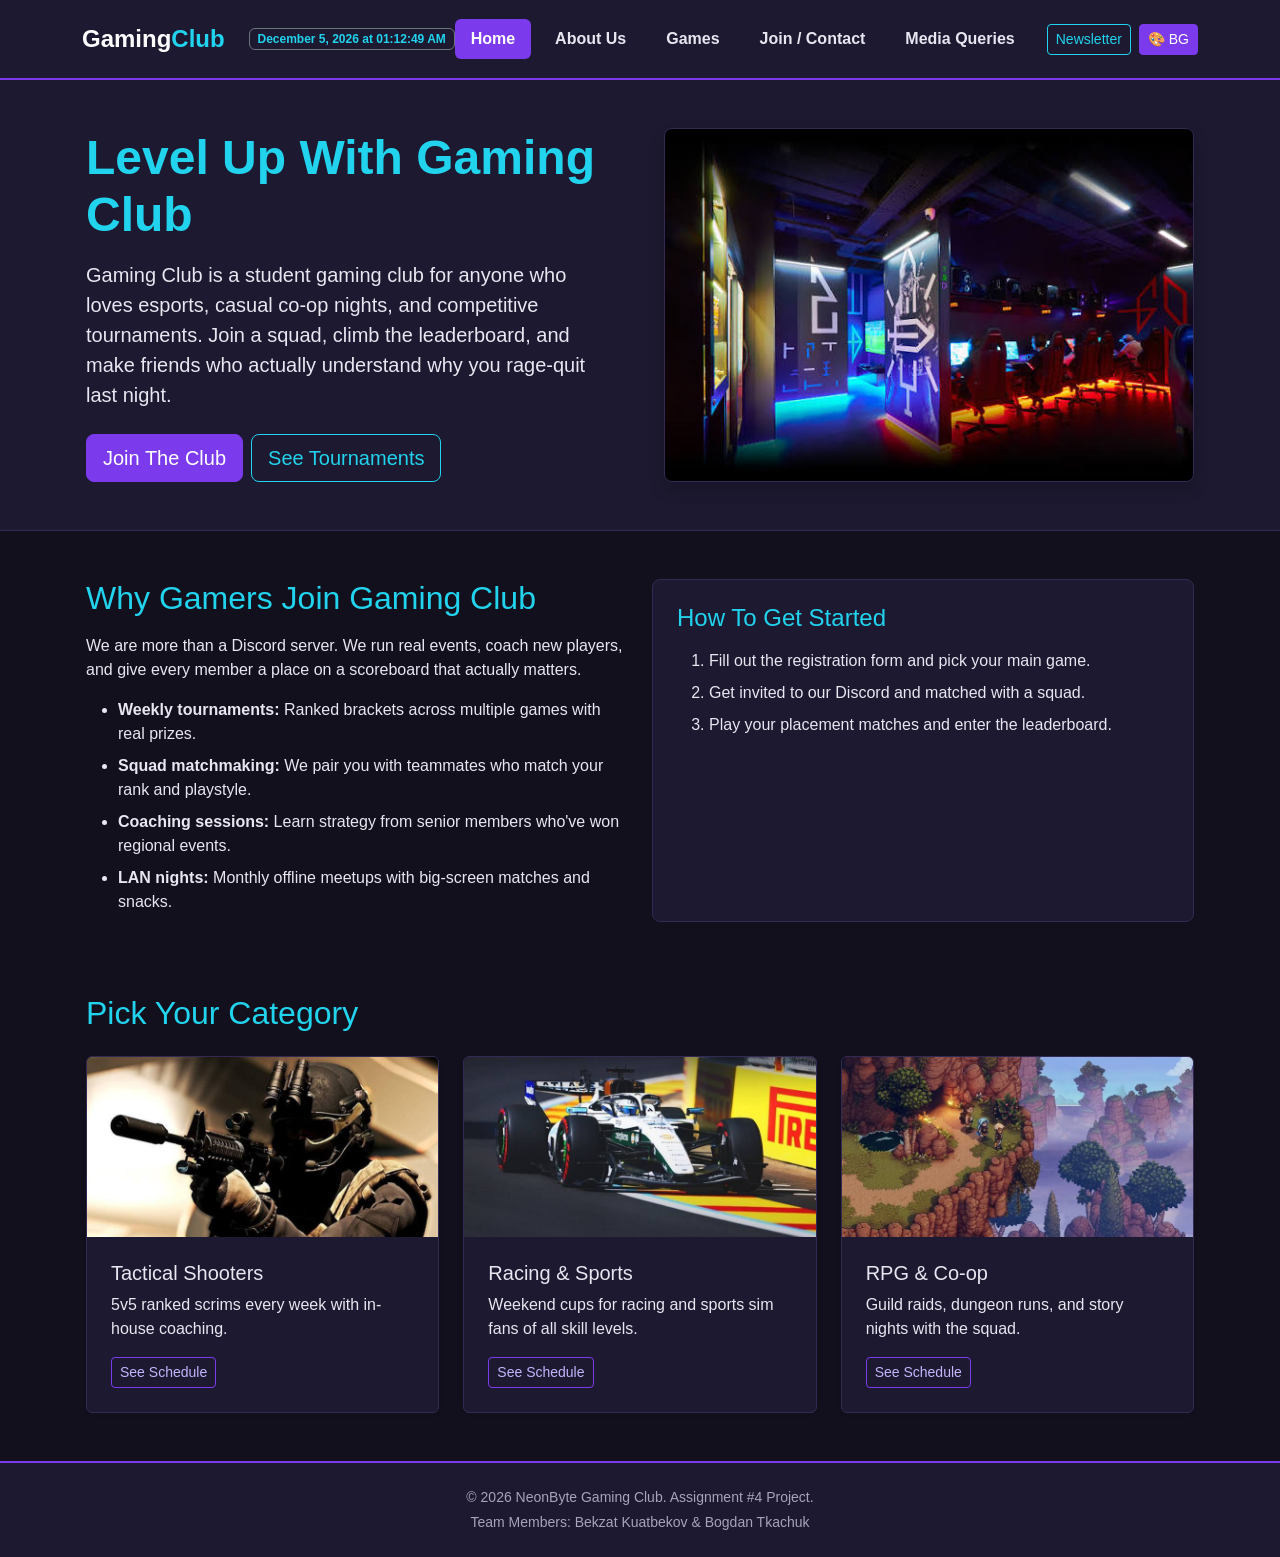
<file: assignment3/index.html>
<!DOCTYPE html>
<html lang="en" data-bs-theme="dark">
<head>
  <!-- Assignment #4: Introduction to JavaScript | Team: NeonByte | Group: SE-2511 | Page by: Bekzat Kuatbekov -->
  <meta charset="UTF-8">
  <meta name="viewport" content="width=device-width, initial-scale=1.0">
  <title>NeonByte Gaming - Home</title>
  <link rel="stylesheet" href="https://cdn.jsdelivr.net/npm/bootstrap@5.3.3/dist/css/bootstrap.min.css">
  <link rel="stylesheet" href="css/style.css">
</head>
<body class="d-flex flex-column min-vh-100">

<a class="visually-hidden-focusable btn btn-primary position-absolute top-0 start-0 m-2" href="#main">Skip to main content</a>

<!-- Task 5: Live Date & Time + Task 3/4 buttons in Navbar -->
<nav class="navbar navbar-expand-lg bg-dark border-bottom border-2 border-primary sticky-top py-3" aria-label="Main navigation">
  <div class="container">
    <a class="navbar-brand fw-bold fs-4" href="index.html">Gaming<span class="text-info">Club</span></a>

    <!-- Task 5: Живые дата и время -->
    <span id="current-date-time" class="badge bg-tertiary border border-secondary text-info ms-2 d-none d-md-inline-block"></span>

    <button class="navbar-toggler" type="button" data-bs-toggle="collapse" data-bs-target="#mainNav"
            aria-controls="mainNav" aria-expanded="false" aria-label="Toggle navigation">
      <span class="navbar-toggler-icon"></span>
    </button>

    <div class="collapse navbar-collapse" id="mainNav">
      <ul class="navbar-nav ms-auto gap-lg-2 mt-3 mt-lg-0 fw-semibold align-items-center">
        <li class="nav-item"><a class="nav-link active rounded px-3" aria-current="page" href="index.html">Home</a></li>
        <li class="nav-item"><a class="nav-link rounded px-3" href="about.html">About Us</a></li>
        <li class="nav-item"><a class="nav-link rounded px-3" href="games.html">Games</a></li>
        <li class="nav-item"><a class="nav-link rounded px-3" href="contact.html">Join / Contact</a></li>
        <li class="nav-item"><a class="nav-link rounded px-3" href="media-queries.html">Media Queries</a></li>

        <!-- Task 3: Кнопка открытия Попапа -->
        <li class="nav-item ms-lg-2">
          <button id="open-popup-btn" class="btn btn-outline-info btn-sm">Newsletter</button>
        </li>

        <!-- Task 4: Кнопка смены цвета фона -->
        <li class="nav-item">
          <button id="change-bg-btn" class="btn btn-primary btn-sm" title="Change Background Color">🎨 BG</button>
        </li>
      </ul>
    </div>
  </div>
</nav>

<main id="main" class="flex-grow-1">

  <!-- Task 3: two-column section (col-lg-6) -->
  <section class="bg-body-tertiary border-bottom py-4 py-md-5" aria-labelledby="hero-title">
    <div class="container px-3 px-sm-2 px-md-3">
      <div class="row align-items-center g-4 g-lg-5">
        <div class="col-12 col-lg-6">
          <h1 id="hero-title" class="display-5 fw-bold mb-3">Level Up With Gaming Club</h1>
          <p class="lead mb-4">Gaming Club is a student gaming club for anyone who loves esports,
            casual co-op nights, and competitive tournaments. Join a squad,
            climb the leaderboard, and make friends who actually understand
            why you rage-quit last night.</p>
          <div class="d-flex flex-wrap gap-2">
            <a href="contact.html" class="btn btn-primary btn-lg">Join The Club</a>
            <a href="games.html" class="btn btn-outline-info btn-lg">See Tournaments</a>
          </div>
        </div>
        <div class="col-12 col-lg-6">
          <img src="images/im2.jpg" alt="Gamer wearing a headset playing on a PC setup with RGB lighting"
               class="img-fluid w-100 rounded-3 border shadow">
        </div>
      </div>
    </div>
  </section>

  <!-- Task 3: second two-column section -->
  <section class="container px-3 px-sm-2 px-md-3 py-4 py-md-5" aria-labelledby="why-title">
    <div class="row g-4">
      <div class="col-12 col-md-6 col-lg-6">
        <h2 id="why-title" class="mb-3">Why Gamers Join Gaming Club</h2>
        <p class="mb-3">We are more than a Discord server. We run real events, coach new
          players, and give every member a place on a scoreboard that
          actually matters.</p>
        <ul class="mb-0">
          <li class="mb-2"><strong>Weekly tournaments:</strong> Ranked brackets across
            multiple games with real prizes.</li>
          <li class="mb-2"><strong>Squad matchmaking:</strong> We pair you with teammates
            who match your rank and playstyle.</li>
          <li class="mb-2"><strong>Coaching sessions:</strong> Learn strategy from senior
            members who've won regional events.</li>
          <li class="mb-2"><strong>LAN nights:</strong> Monthly offline meetups with
            big-screen matches and snacks.</li>
        </ul>
      </div>
      <div class="col-12 col-md-6 col-lg-6">
        <div class="bg-body-tertiary border rounded-3 h-100 p-3 p-md-4">
          <h3 class="h4 mb-3">How To Get Started</h3>
          <ol class="mb-0">
            <li class="mb-2">Fill out the registration form and pick your main game.</li>
            <li class="mb-2">Get invited to our Discord and matched with a squad.</li>
            <li class="mb-2">Play your placement matches and enter the leaderboard.</li>
          </ol>
        </div>
      </div>
    </div>
  </section>

  <!-- Task 3 + Task 8: three-column section -->
  <section class="container px-3 px-sm-2 px-md-3 pb-4 pb-md-5 mt-lg-4" aria-labelledby="cat-title">
    <h2 id="cat-title" class="mb-4">Pick Your Category</h2>
    <div class="row g-4">
      <div class="col-12 col-md-6 col-lg-4">
        <article class="card nb-card h-100 shadow-sm">
          <img src="images/im3.jpg" alt="Tactical shooter game scene on a monitor" class="card-img-top nb-card-img">
          <div class="card-body d-flex flex-column p-4">
            <h3 class="card-title h5">Tactical Shooters</h3>
            <p class="card-text">5v5 ranked scrims every week with in-house coaching.</p>
            <a href="games.html" class="btn btn-outline-primary btn-sm align-self-start mt-auto">See Schedule</a>
          </div>
        </article>
      </div>
      <div class="col-12 col-md-6 col-lg-4">
        <article class="card nb-card h-100 shadow-sm">
          <img src="images/im4.jpg" alt="Racing game controller and steering wheel setup" class="card-img-top nb-card-img">
          <div class="card-body d-flex flex-column p-4">
            <h3 class="card-title h5">Racing &amp; Sports</h3>
            <p class="card-text">Weekend cups for racing and sports sim fans of all skill levels.</p>
            <a href="games.html" class="btn btn-outline-primary btn-sm align-self-start mt-auto">See Schedule</a>
          </div>
        </article>
      </div>
      <div class="col-12 col-md-12 col-lg-4">
        <article class="card nb-card h-100 shadow-sm">
          <img src="images/im5.jpg" alt="Fantasy role playing game character on screen" class="card-img-top nb-card-img">
          <div class="card-body d-flex flex-column p-4">
            <h3 class="card-title h5">RPG &amp; Co-op</h3>
            <p class="card-text">Guild raids, dungeon runs, and story nights with the squad.</p>
            <a href="games.html" class="btn btn-outline-primary btn-sm align-self-start mt-auto">See Schedule</a>
          </div>
        </article>
      </div>
    </div>
  </section>

</main>

<footer class="bg-dark border-top border-2 border-primary text-center py-4 px-3 mt-auto">
  <div class="container">
    <p class="small text-body-secondary mb-1">&copy; 2026 NeonByte Gaming Club. Assignment #4 Project.</p>
    <p class="small text-body-secondary mb-0">Team Members: Bekzat Kuatbekov &amp; Bogdan Tkachuk</p>
  </div>
</footer>

<!-- Task 3: Всплывающее модальное окно -->
<div id="popup-modal" class="popup-overlay" aria-hidden="true">
  <div class="popup-content">
    <button id="close-popup-btn" class="popup-close-btn" aria-label="Close">&times;</button>
    <h3 class="h4 text-info mb-3">Join Gaming Club Newsletter</h3>
    <p class="small text-body-secondary mb-3">Subscribe to get weekly tournament brackets and gaming news straight to your inbox.</p>
    <form onsubmit="event.preventDefault(); alert('Subscribed!'); document.getElementById('popup-modal').classList.remove('active');">
      <div class="mb-3">
        <input type="email" class="form-control" placeholder="Enter your email" required>
      </div>
      <button type="submit" class="btn btn-primary w-100">Subscribe Now</button>
    </form>
  </div>
</div>

<script src="https://cdn.jsdelivr.net/npm/bootstrap@5.3.3/dist/js/bootstrap.bundle.min.js"></script>
<script src="js/main.js"></script>
</body>
</html>
</file>
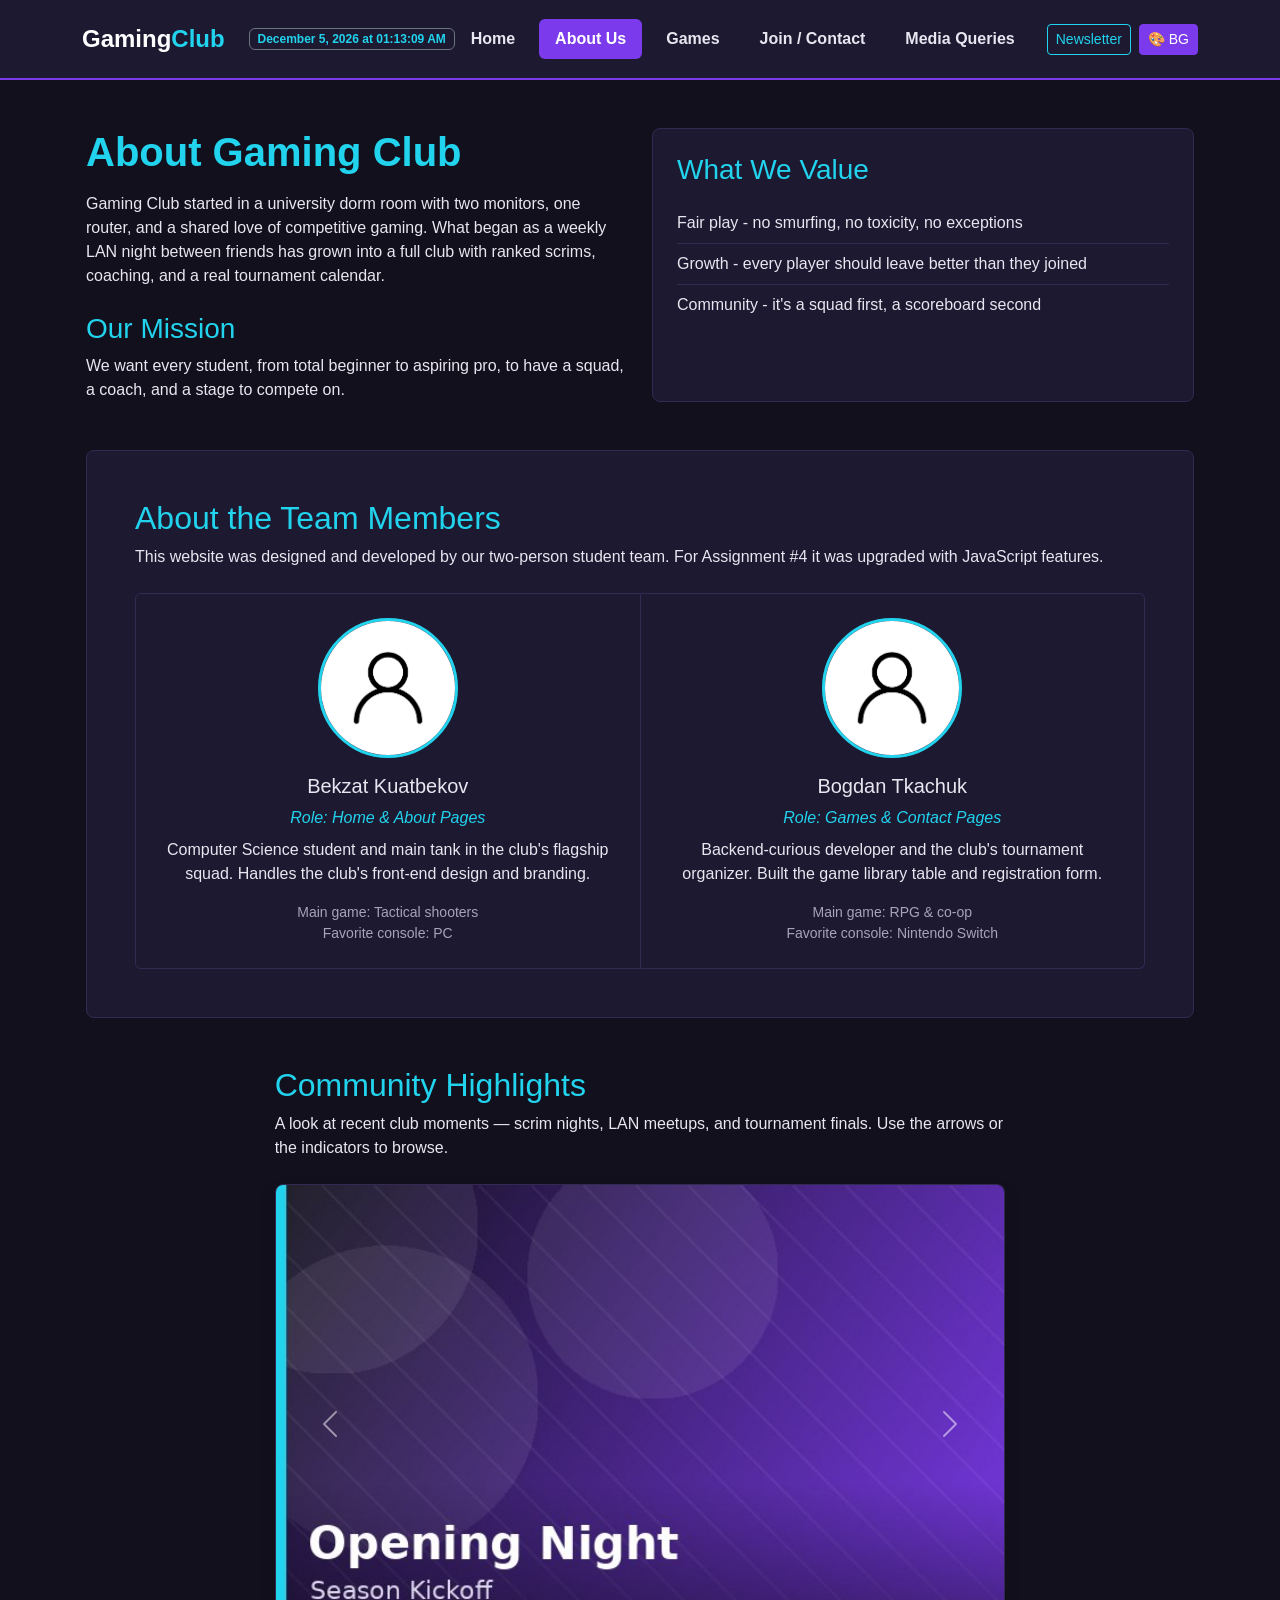
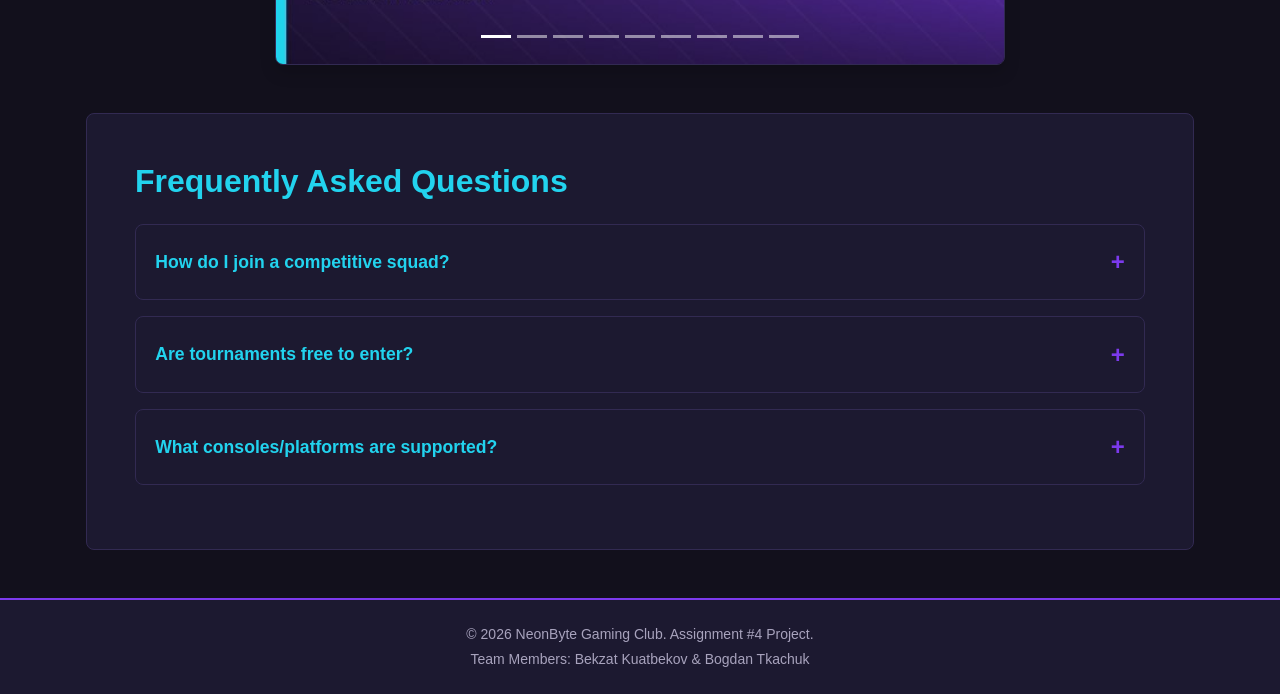
<file: assignment3/about.html>
<!DOCTYPE html>
<html lang="en" data-bs-theme="dark">
<head>
  <!-- Assignment #4: Introduction to JavaScript | Team: NeonByte | Group: SE-2511 | Page by: Bekzat Kuatbekov -->
  <meta charset="UTF-8">
  <meta name="viewport" content="width=device-width, initial-scale=1.0">
  <title>Gaming Club - About Us</title>
  <link rel="stylesheet" href="https://cdn.jsdelivr.net/npm/bootstrap@5.3.3/dist/css/bootstrap.min.css">
  <link rel="stylesheet" href="css/style.css">
</head>
<body class="d-flex flex-column min-vh-100">

<a class="visually-hidden-focusable btn btn-primary position-absolute top-0 start-0 m-2" href="#main">Skip to main content</a>

<!-- Task 5: Live Date & Time + Task 3/4 buttons in Navbar -->
<nav class="navbar navbar-expand-lg bg-dark border-bottom border-2 border-primary sticky-top py-3" aria-label="Main navigation">
  <div class="container">
    <a class="navbar-brand fw-bold fs-4" href="index.html">Gaming<span class="text-info">Club</span></a>

    <!-- Task 5: Живые дата и время -->
    <span id="current-date-time" class="badge bg-tertiary border border-secondary text-info ms-2 d-none d-md-inline-block"></span>

    <button class="navbar-toggler" type="button" data-bs-toggle="collapse" data-bs-target="#mainNav"
            aria-controls="mainNav" aria-expanded="false" aria-label="Toggle navigation">
      <span class="navbar-toggler-icon"></span>
    </button>

    <div class="collapse navbar-collapse" id="mainNav">
      <ul class="navbar-nav ms-auto gap-lg-2 mt-3 mt-lg-0 fw-semibold align-items-center">
        <li class="nav-item"><a class="nav-link rounded px-3" href="index.html">Home</a></li>
        <li class="nav-item"><a class="nav-link active rounded px-3" aria-current="page" href="about.html">About Us</a></li>
        <li class="nav-item"><a class="nav-link rounded px-3" href="games.html">Games</a></li>
        <li class="nav-item"><a class="nav-link rounded px-3" href="contact.html">Join / Contact</a></li>
        <li class="nav-item"><a class="nav-link rounded px-3" href="media-queries.html">Media Queries</a></li>

        <!-- Task 3: Кнопка открытия Попапа -->
        <li class="nav-item ms-lg-2">
          <button id="open-popup-btn" class="btn btn-outline-info btn-sm">Newsletter</button>
        </li>

        <!-- Task 4: Кнопка смены цвета фона -->
        <li class="nav-item">
          <button id="change-bg-btn" class="btn btn-primary btn-sm" title="Change Background Color">🎨 BG</button>
        </li>
      </ul>
    </div>
  </div>
</nav>

<main id="main" class="flex-grow-1">

  <!-- Task 3: two-column section (col-lg-6) -->
  <section class="container px-3 px-sm-2 px-md-3 py-4 py-md-5" aria-labelledby="about-title">
    <div class="row g-4">
      <div class="col-12 col-lg-6">
        <h1 id="about-title" class="fw-bold mb-3">About Gaming Club</h1>
        <p class="mb-3">Gaming Club started in a university dorm room with two monitors, one
          router, and a shared love of competitive gaming. What began as a
          weekly LAN night between friends has grown into a full club with
          ranked scrims, coaching, and a real tournament calendar.</p>
        <h2 class="h3 mt-4 mb-2">Our Mission</h2>
        <p class="mb-0">We want every student, from total beginner to aspiring pro, to have
          a squad, a coach, and a stage to compete on.</p>
      </div>
      <div class="col-12 col-lg-6">
        <div class="bg-body-tertiary border rounded-3 h-100 p-3 p-md-4">
          <h2 class="h3 mb-3">What We Value</h2>
          <ul class="list-group list-group-flush">
            <li class="list-group-item bg-transparent px-0">Fair play - no smurfing, no toxicity, no exceptions</li>
            <li class="list-group-item bg-transparent px-0">Growth - every player should leave better than they joined</li>
            <li class="list-group-item bg-transparent px-0">Community - it's a squad first, a scoreboard second</li>
          </ul>
        </div>
      </div>
    </div>
  </section>

  <!-- Task 8: Bootstrap cards inside a card-group -->
  <section class="container px-3 px-sm-2 px-md-3 pb-4 pb-md-5" aria-labelledby="team-title">
    <div class="bg-body-tertiary border rounded-3 p-3 p-md-5">
      <h2 id="team-title" class="mb-2">About the Team Members</h2>
      <p class="mb-4">This website was designed and developed by our two-person student
        team. For Assignment #4 it was upgraded with JavaScript features.</p>

      <div class="card-group">
        <article class="card nb-card text-center">
          <div class="card-body p-4">
            <img src="images/images.png" alt="Portrait photo of team member one"
                 class="rounded-circle border border-3 border-info nb-profile-img mb-3">
            <h3 class="card-title h5">Bekzat Kuatbekov</h3>
            <p class="fst-italic text-info mb-2">Role: Home &amp; About Pages</p>
            <p class="card-text">Computer Science student and main tank in the club's flagship
              squad. Handles the club's front-end design and branding.</p>
            <ul class="list-unstyled small text-body-secondary mb-0">
              <li>Main game: Tactical shooters</li>
              <li>Favorite console: PC</li>
            </ul>
          </div>
        </article>
        <article class="card nb-card text-center">
          <div class="card-body p-4">
            <img src="images/images.png" alt="Portrait photo of team member two"
                 class="rounded-circle border border-3 border-info nb-profile-img mb-3">
            <h3 class="card-title h5">Bogdan Tkachuk</h3>
            <p class="fst-italic text-info mb-2">Role: Games &amp; Contact Pages</p>
            <p class="card-text">Backend-curious developer and the club's tournament organizer.
              Built the game library table and registration form.</p>
            <ul class="list-unstyled small text-body-secondary mb-0">
              <li>Main game: RPG &amp; co-op</li>
              <li>Favorite console: Nintendo Switch</li>
            </ul>
          </div>
        </article>
      </div>
    </div>
  </section>

  <!-- Task 7: Bootstrap carousel with 9 images -->
  <section class="container px-3 px-sm-2 px-md-3 pb-4 pb-md-5" aria-labelledby="gallery-title">
    <div class="row justify-content-center">
      <div class="col-12 col-lg-8">
        <h2 id="gallery-title" class="mb-2">Community Highlights</h2>
        <p class="mb-4">A look at recent club moments &mdash; scrim nights, LAN meetups, and
          tournament finals. Use the arrows or the indicators to browse.</p>

        <div id="highlightsCarousel" class="carousel slide rounded-3 overflow-hidden border shadow" data-bs-ride="carousel">
          <div class="carousel-indicators">
            <button type="button" data-bs-target="#highlightsCarousel" data-bs-slide-to="0" class="active" aria-current="true" aria-label="Slide 1"></button>
            <button type="button" data-bs-target="#highlightsCarousel" data-bs-slide-to="1" aria-label="Slide 2"></button>
            <button type="button" data-bs-target="#highlightsCarousel" data-bs-slide-to="2" aria-label="Slide 3"></button>
            <button type="button" data-bs-target="#highlightsCarousel" data-bs-slide-to="3" aria-label="Slide 4"></button>
            <button type="button" data-bs-target="#highlightsCarousel" data-bs-slide-to="4" aria-label="Slide 5"></button>
            <button type="button" data-bs-target="#highlightsCarousel" data-bs-slide-to="5" aria-label="Slide 6"></button>
            <button type="button" data-bs-target="#highlightsCarousel" data-bs-slide-to="6" aria-label="Slide 7"></button>
            <button type="button" data-bs-target="#highlightsCarousel" data-bs-slide-to="7" aria-label="Slide 8"></button>
            <button type="button" data-bs-target="#highlightsCarousel" data-bs-slide-to="8" aria-label="Slide 9"></button>
          </div>
          <div class="carousel-inner">
            <div class="carousel-item active">
              <img src="images/gallery/g1.jpg" class="d-block w-100" alt="Season kickoff opening night event graphic">
            </div>
            <div class="carousel-item">
              <img src="images/gallery/g2.jpg" class="d-block w-100" alt="Tactical shooter scrim block event graphic">
            </div>
            <div class="carousel-item">
              <img src="images/gallery/g3.jpg" class="d-block w-100" alt="Racing sim cup event graphic">
            </div>
            <div class="carousel-item">
              <img src="images/gallery/g4.jpg" class="d-block w-100" alt="Co-op guild boss run event graphic">
            </div>
            <div class="carousel-item">
              <img src="images/gallery/g5.jpg" class="d-block w-100" alt="Offline LAN meetup event graphic">
            </div>
            <div class="carousel-item">
              <img src="images/gallery/g6.jpg" class="d-block w-100" alt="Pre-match squad strategy huddle graphic">
            </div>
            <div class="carousel-item">
              <img src="images/gallery/g7.jpg" class="d-block w-100" alt="Tournament awards ceremony graphic">
            </div>
            <div class="carousel-item">
              <img src="images/gallery/g8.jpg" class="d-block w-100" alt="Coaching and practice session graphic">
            </div>
            <div class="carousel-item">
              <img src="images/gallery/g9.jpg" class="d-block w-100" alt="Championship grand final match graphic">
            </div>
          </div>
          <button class="carousel-control-prev" type="button" data-bs-target="#highlightsCarousel" data-bs-slide="prev">
            <span class="carousel-control-prev-icon" aria-hidden="true"></span>
            <span class="visually-hidden">Previous</span>
          </button>
          <button class="carousel-control-next" type="button" data-bs-target="#highlightsCarousel" data-bs-slide="next">
            <span class="carousel-control-next-icon" aria-hidden="true"></span>
            <span class="visually-hidden">Next</span>
          </button>
        </div>
      </div>
    </div>
  </section>

  <!-- Task 2: Custom JS Accordion FAQ Section -->
  <section class="container px-3 px-sm-2 px-md-3 pb-4 pb-md-5" aria-labelledby="faq-title">
    <div class="bg-body-tertiary border rounded-3 p-3 p-md-5">
      <h2 id="faq-title" class="fw-bold mb-4">Frequently Asked Questions</h2>

      <div class="custom-accordion">
        <div class="custom-accordion-item">
          <button class="custom-accordion-header" type="button">How do I join a competitive squad?</button>
          <div class="custom-accordion-body">
            <p class="mb-0 pt-2">Fill out our registration form on the Contact page. Our team leads will review your rank and match you with an active team for placement scrims.</p>
          </div>
        </div>

        <div class="custom-accordion-item">
          <button class="custom-accordion-header" type="button">Are tournaments free to enter?</button>
          <div class="custom-accordion-body">
            <p class="mb-0 pt-2">Yes! All standard weekly tournaments and LAN nights are 100% free for club members.</p>
          </div>
        </div>

        <div class="custom-accordion-item">
          <button class="custom-accordion-header" type="button">What consoles/platforms are supported?</button>
          <div class="custom-accordion-body">
            <p class="mb-0 pt-2">We host events across PC, PlayStation, Xbox, and Nintendo Switch depending on the game title.</p>
          </div>
        </div>
      </div>
    </div>
  </section>

</main>

<footer class="bg-dark border-top border-2 border-primary text-center py-4 px-3 mt-auto">
  <div class="container">
    <p class="small text-body-secondary mb-1">&copy; 2026 NeonByte Gaming Club. Assignment #4 Project.</p>
    <p class="small text-body-secondary mb-0">Team Members: Bekzat Kuatbekov &amp; Bogdan Tkachuk</p>
  </div>
</footer>

<!-- Task 3: Всплывающее модальное окно -->
<div id="popup-modal" class="popup-overlay" aria-hidden="true">
  <div class="popup-content">
    <button id="close-popup-btn" class="popup-close-btn" aria-label="Close">&times;</button>
    <h3 class="h4 text-info mb-3">Join Gaming Club Newsletter</h3>
    <p class="small text-body-secondary mb-3">Subscribe to get weekly tournament brackets and gaming news straight to your inbox.</p>
    <form onsubmit="event.preventDefault(); alert('Subscribed!'); document.getElementById('popup-modal').classList.remove('active');">
      <div class="mb-3">
        <input type="email" class="form-control" placeholder="Enter your email" required>
      </div>
      <button type="submit" class="btn btn-primary w-100">Subscribe Now</button>
    </form>
  </div>
</div>

<script src="https://cdn.jsdelivr.net/npm/bootstrap@5.3.3/dist/js/bootstrap.bundle.min.js"></script>
<script src="js/main.js"></script>
</body>
</html>
</file>
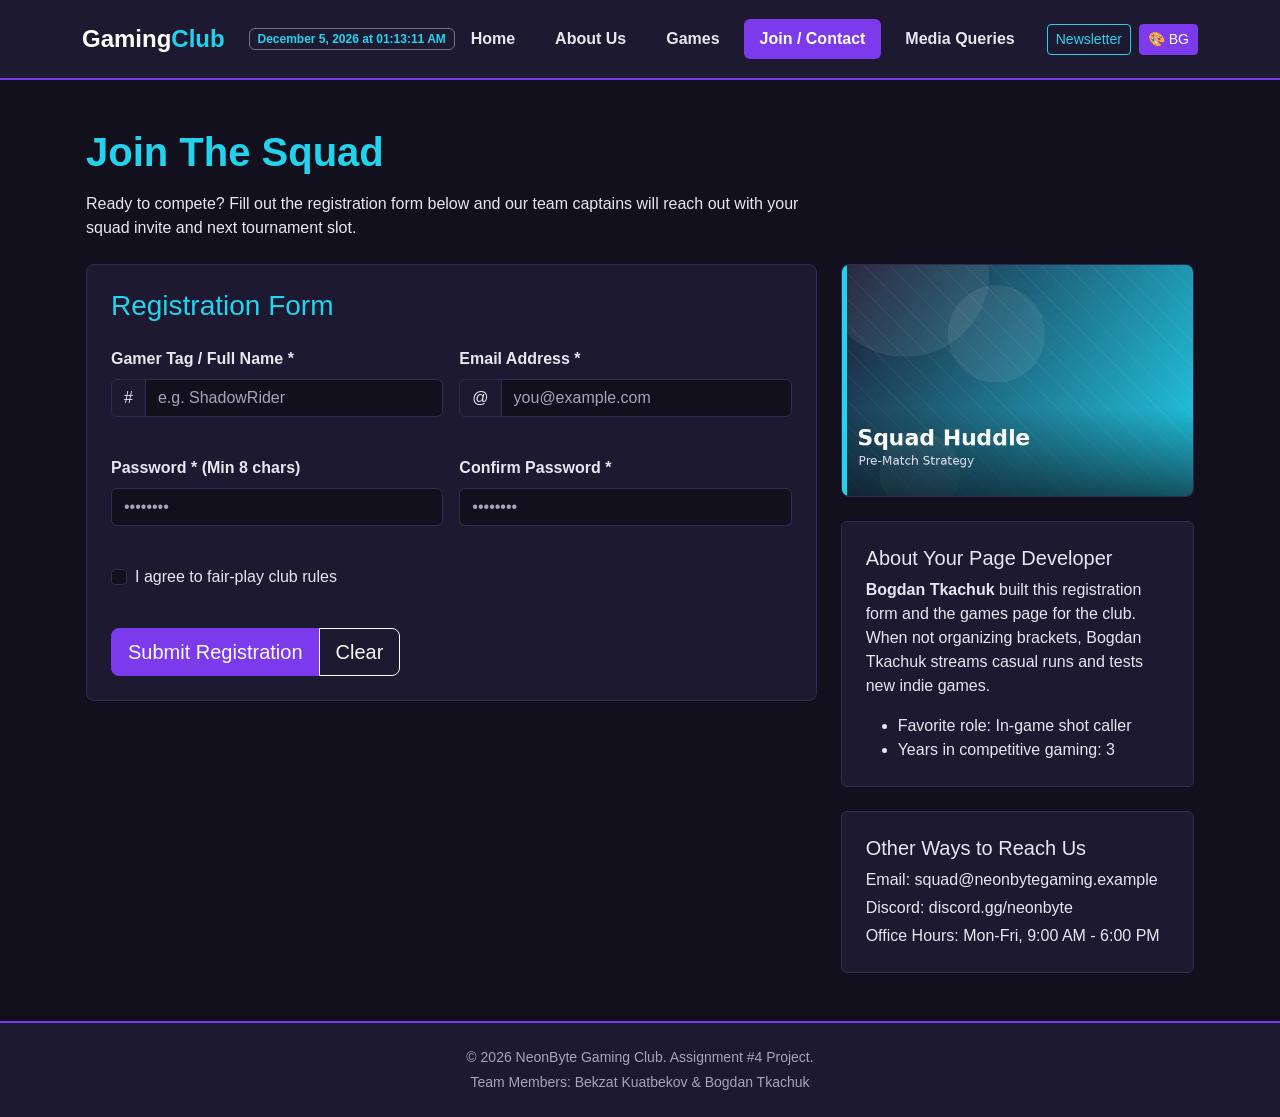
<file: assignment3/contact.html>
<!DOCTYPE html>
<html lang="en" data-bs-theme="dark">
<head>
  <!-- Assignment #4: Introduction to JavaScript | Team: NeonByte | Group: SE-2511 | Page by: Bogdan Tkachuk -->
  <meta charset="UTF-8">
  <meta name="viewport" content="width=device-width, initial-scale=1.0">
  <title>NeonByte Gaming - Join / Contact</title>
  <link rel="stylesheet" href="https://cdn.jsdelivr.net/npm/bootstrap@5.3.3/dist/css/bootstrap.min.css">
  <link rel="stylesheet" href="css/style.css">
</head>
<body class="d-flex flex-column min-vh-100">

<a class="visually-hidden-focusable btn btn-primary position-absolute top-0 start-0 m-2" href="#main">Skip to main content</a>

<!-- Task 5: Live Date & Time + Task 3/4 buttons in Navbar -->
<nav class="navbar navbar-expand-lg bg-dark border-bottom border-2 border-primary sticky-top py-3" aria-label="Main navigation">
  <div class="container">
    <a class="navbar-brand fw-bold fs-4" href="index.html">Gaming<span class="text-info">Club</span></a>

    <!-- Task 5: Живые дата и время -->
    <span id="current-date-time" class="badge bg-tertiary border border-secondary text-info ms-2 d-none d-md-inline-block"></span>

    <button class="navbar-toggler" type="button" data-bs-toggle="collapse" data-bs-target="#mainNav"
            aria-controls="mainNav" aria-expanded="false" aria-label="Toggle navigation">
      <span class="navbar-toggler-icon"></span>
    </button>

    <div class="collapse navbar-collapse" id="mainNav">
      <ul class="navbar-nav ms-auto gap-lg-2 mt-3 mt-lg-0 fw-semibold align-items-center">
        <li class="nav-item"><a class="nav-link rounded px-3" href="index.html">Home</a></li>
        <li class="nav-item"><a class="nav-link rounded px-3" href="about.html">About Us</a></li>
        <li class="nav-item"><a class="nav-link rounded px-3" href="games.html">Games</a></li>
        <li class="nav-item"><a class="nav-link active rounded px-3" aria-current="page" href="contact.html">Join / Contact</a></li>
        <li class="nav-item"><a class="nav-link rounded px-3" href="media-queries.html">Media Queries</a></li>

        <!-- Task 3: Кнопка открытия Попапа -->
        <li class="nav-item ms-lg-2">
          <button id="open-popup-btn" class="btn btn-outline-info btn-sm">Newsletter</button>
        </li>

        <!-- Task 4: Кнопка смены цвета фона -->
        <li class="nav-item">
          <button id="change-bg-btn" class="btn btn-primary btn-sm" title="Change Background Color">🎨 BG</button>
        </li>
      </ul>
    </div>
  </div>
</nav>

<main id="main" class="container px-3 px-sm-2 px-md-3 py-4 py-md-5 flex-grow-1">
  <div class="row mb-4">
    <div class="col-12 col-lg-8">
      <h1 class="fw-bold mb-3">Join The Squad</h1>
      <p class="mb-0">Ready to compete? Fill out the registration form below and our
        team captains will reach out with your squad invite and next
        tournament slot.</p>
    </div>
  </div>

  <div class="row g-4">
    <!-- Task 1: JS Validated Form -->
    <section class="col-12 col-lg-8" aria-labelledby="form-title">
      <div class="bg-body-tertiary border rounded-3 p-3 p-md-4">
        <h2 id="form-title" class="h3 mb-4">Registration Form</h2>

        <form id="js-validated-form" class="row g-3" novalidate>
          <div class="col-12 col-md-6 form-group-val">
            <label for="val-name" class="form-label fw-semibold">Gamer Tag / Full Name *</label>
            <div class="input-group">
              <span class="input-group-text">#</span>
              <input type="text" class="form-control" id="val-name" placeholder="e.g. ShadowRider">
            </div>
            <div class="error-text"></div>
          </div>

          <div class="col-12 col-md-6 form-group-val">
            <label for="val-email" class="form-label fw-semibold">Email Address *</label>
            <div class="input-group">
              <span class="input-group-text">@</span>
              <input type="email" class="form-control" id="val-email" placeholder="you@example.com">
            </div>
            <div class="error-text"></div>
          </div>

          <div class="col-12 col-md-6 form-group-val">
            <label for="val-password" class="form-label fw-semibold">Password * (Min 8 chars)</label>
            <input type="password" class="form-control" id="val-password" placeholder="••••••••">
            <div class="error-text"></div>
          </div>

          <div class="col-12 col-md-6 form-group-val">
            <label for="val-confirm-password" class="form-label fw-semibold">Confirm Password *</label>
            <input type="password" class="form-control" id="val-confirm-password" placeholder="••••••••">
            <div class="error-text"></div>
          </div>

          <div class="col-12 form-group-val">
            <div class="form-check">
              <input class="form-check-input" type="checkbox" id="val-rules">
              <label class="form-check-label" for="val-rules">I agree to fair-play club rules</label>
            </div>
            <div class="error-text"></div>
          </div>

          <div class="col-12">
            <div class="btn-group" role="group" aria-label="Form actions">
              <button type="submit" class="btn btn-primary btn-lg">Submit Registration</button>
              <button type="reset" class="btn btn-outline-light btn-lg">Clear</button>
            </div>
          </div>

          <div id="form-success-msg" class="alert alert-success d-none mt-3" role="alert">
            Registration successful! Welcome to the squad.
          </div>
        </form>
      </div>
    </section>

    <aside class="col-12 col-lg-4" aria-label="About the page developer and contacts">
      <img src="images/gallery/g6.jpg" alt="Pre-match squad strategy huddle graphic"
           class="img-fluid w-100 rounded-3 border mb-4">
      <div class="card nb-card mb-4">
        <div class="card-body p-4">
          <h2 class="card-title h5">About Your Page Developer</h2>
          <p class="card-text"><strong>Bogdan Tkachuk</strong> built this registration form and
            the games page for the club. When not organizing brackets,
            Bogdan Tkachuk streams casual runs and tests new indie games.</p>
          <ul class="mb-0">
            <li>Favorite role: In-game shot caller</li>
            <li>Years in competitive gaming: 3</li>
          </ul>
        </div>
      </div>
      <div class="card nb-card">
        <div class="card-body p-4">
          <h3 class="card-title h5">Other Ways to Reach Us</h3>
          <ul class="list-unstyled mb-0">
            <li class="mb-1">Email: squad@neonbytegaming.example</li>
            <li class="mb-1">Discord: discord.gg/neonbyte</li>
            <li>Office Hours: Mon-Fri, 9:00 AM - 6:00 PM</li>
          </ul>
        </div>
      </div>
    </aside>
  </div>
</main>

<footer class="bg-dark border-top border-2 border-primary text-center py-4 px-3 mt-auto">
  <div class="container">
    <p class="small text-body-secondary mb-1">&copy; 2026 NeonByte Gaming Club. Assignment #4 Project.</p>
    <p class="small text-body-secondary mb-0">Team Members: Bekzat Kuatbekov &amp; Bogdan Tkachuk</p>
  </div>
</footer>

<!-- Task 3: Всплывающее модальное окно -->
<div id="popup-modal" class="popup-overlay" aria-hidden="true">
  <div class="popup-content">
    <button id="close-popup-btn" class="popup-close-btn" aria-label="Close">&times;</button>
    <h3 class="h4 text-info mb-3">Join Gaming Club Newsletter</h3>
    <p class="small text-body-secondary mb-3">Subscribe to get weekly tournament brackets and gaming news straight to your inbox.</p>
    <form onsubmit="event.preventDefault(); alert('Subscribed!'); document.getElementById('popup-modal').classList.remove('active');">
      <div class="mb-3">
        <input type="email" class="form-control" placeholder="Enter your email" required>
      </div>
      <button type="submit" class="btn btn-primary w-100">Subscribe Now</button>
    </form>
  </div>
</div>

<script src="https://cdn.jsdelivr.net/npm/bootstrap@5.3.3/dist/js/bootstrap.bundle.min.js"></script>
<script src="js/main.js"></script>
</body>
</html>
</file>
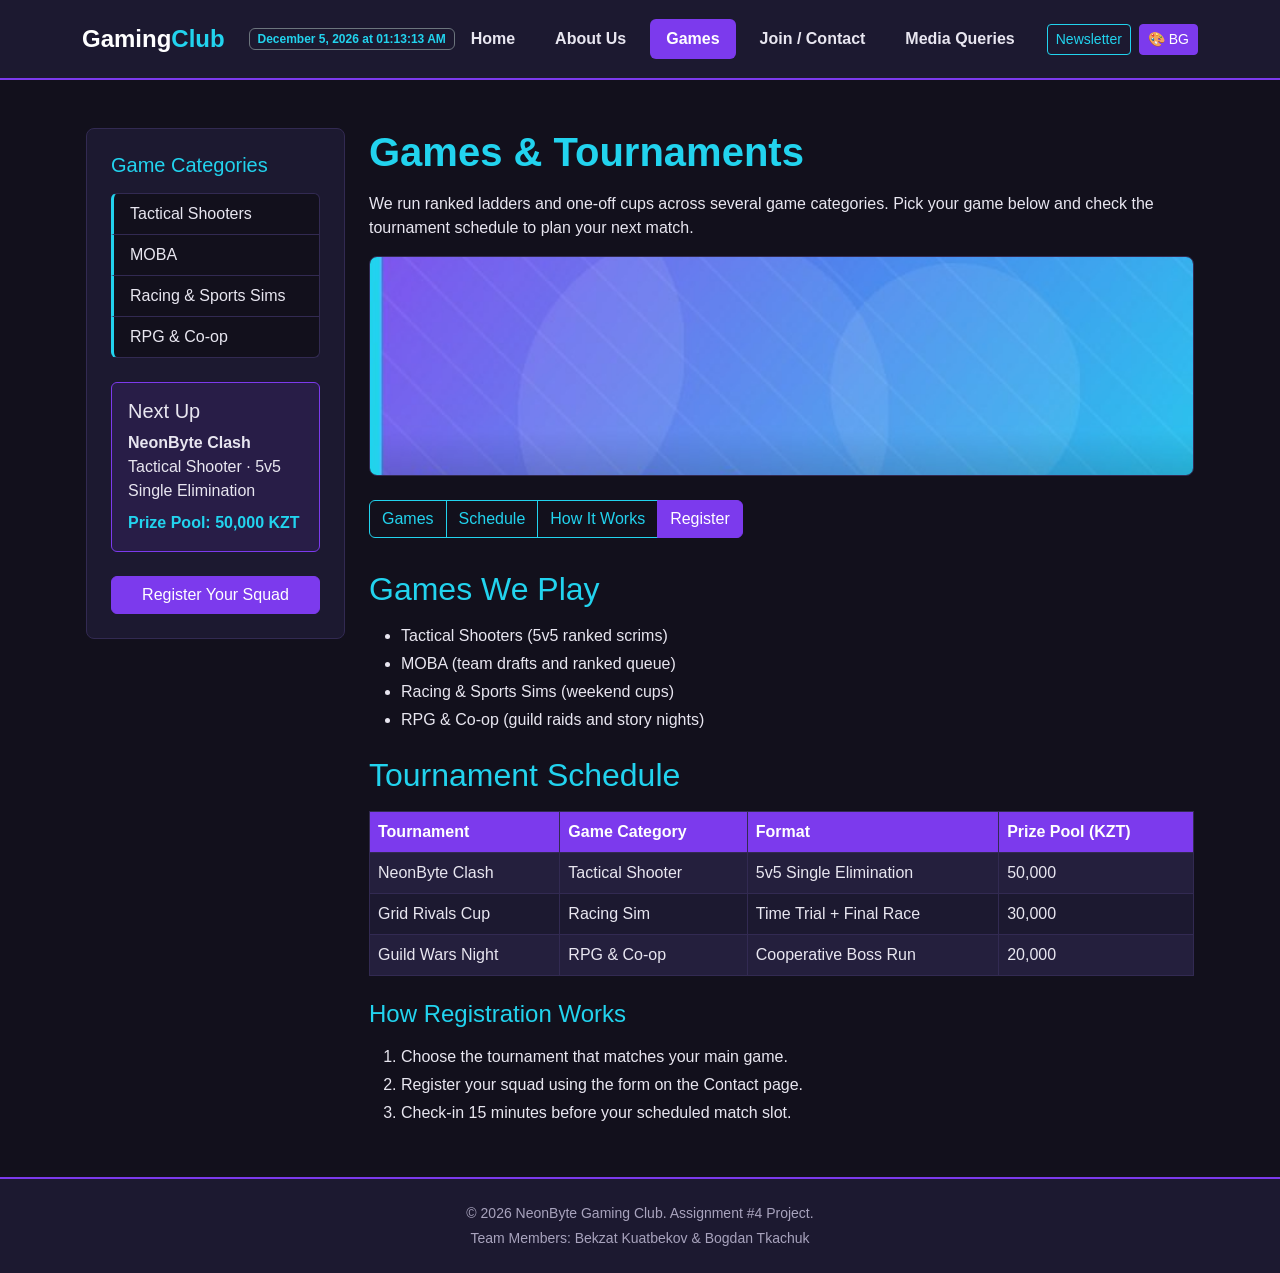
<file: assignment3/games.html>
<!DOCTYPE html>
<html lang="en" data-bs-theme="dark">
<head>
  <!-- Assignment #4: Introduction to JavaScript | Team: NeonByte | Group: SE-2511 | Page by: Bogdan Tkachuk -->
  <meta charset="UTF-8">
  <meta name="viewport" content="width=device-width, initial-scale=1.0">
  <title>NeonByte Gaming - Games &amp; Tournaments</title>
  <link rel="stylesheet" href="https://cdn.jsdelivr.net/npm/bootstrap@5.3.3/dist/css/bootstrap.min.css">
  <link rel="stylesheet" href="css/style.css">
</head>
<body class="d-flex flex-column min-vh-100">

<a class="visually-hidden-focusable btn btn-primary position-absolute top-0 start-0 m-2" href="#main">Skip to main content</a>

<!-- Task 5: Live Date & Time + Task 3/4 buttons in Navbar -->
<nav class="navbar navbar-expand-lg bg-dark border-bottom border-2 border-primary sticky-top py-3" aria-label="Main navigation">
  <div class="container">
    <a class="navbar-brand fw-bold fs-4" href="index.html">Gaming<span class="text-info">Club</span></a>

    <!-- Task 5: Живые дата и время -->
    <span id="current-date-time" class="badge bg-tertiary border border-secondary text-info ms-2 d-none d-md-inline-block"></span>

    <button class="navbar-toggler" type="button" data-bs-toggle="collapse" data-bs-target="#mainNav"
            aria-controls="mainNav" aria-expanded="false" aria-label="Toggle navigation">
      <span class="navbar-toggler-icon"></span>
    </button>

    <div class="collapse navbar-collapse" id="mainNav">
      <ul class="navbar-nav ms-auto gap-lg-2 mt-3 mt-lg-0 fw-semibold align-items-center">
        <li class="nav-item"><a class="nav-link rounded px-3" href="index.html">Home</a></li>
        <li class="nav-item"><a class="nav-link rounded px-3" href="about.html">About Us</a></li>
        <li class="nav-item"><a class="nav-link active rounded px-3" aria-current="page" href="games.html">Games</a></li>
        <li class="nav-item"><a class="nav-link rounded px-3" href="contact.html">Join / Contact</a></li>
        <li class="nav-item"><a class="nav-link rounded px-3" href="media-queries.html">Media Queries</a></li>

        <!-- Task 3: Кнопка открытия Попапа -->
        <li class="nav-item ms-lg-2">
          <button id="open-popup-btn" class="btn btn-outline-info btn-sm">Newsletter</button>
        </li>

        <!-- Task 4: Кнопка смены цвета фона -->
        <li class="nav-item">
          <button id="change-bg-btn" class="btn btn-primary btn-sm" title="Change Background Color">🎨 BG</button>
        </li>
      </ul>
    </div>
  </div>
</nav>

<div class="container px-3 px-sm-2 px-md-3 py-4 py-md-5 flex-grow-1">
  <div class="row g-4">

    <aside class="col-12 col-md-4 col-lg-3" aria-label="Tournament sidebar">
      <div class="bg-body-tertiary border rounded-3 p-3 p-md-4">
        <h2 class="h5 mb-3">Game Categories</h2>
        <ul class="list-group mb-4">
          <li class="list-group-item nb-list-item">Tactical Shooters</li>
          <li class="list-group-item nb-list-item">MOBA</li>
          <li class="list-group-item nb-list-item">Racing &amp; Sports Sims</li>
          <li class="list-group-item nb-list-item">RPG &amp; Co-op</li>
        </ul>

        <div class="card border-primary nb-highlight mb-4">
          <div class="card-body p-3">
            <h2 class="h5 card-title mb-2">Next Up</h2>
            <p class="card-text mb-2"><strong>NeonByte Clash</strong><br>Tactical Shooter &middot; 5v5 Single Elimination</p>
            <p class="card-text fw-bold text-info mb-0">Prize Pool: 50,000 KZT</p>
          </div>
        </div>

        <a href="contact.html" class="btn btn-primary w-100">Register Your Squad</a>
      </div>
    </aside>

    <main id="main" class="col-12 col-md-8 col-lg-9">
      <h1 class="fw-bold mb-3">Games &amp; Tournaments</h1>
      <p class="mb-3">We run ranked ladders and one-off cups across several game
        categories. Pick your game below and check the tournament
        schedule to plan your next match.</p>
      <img src="images/gallery/g9.jpg" alt="Championship grand final match graphic"
           class="img-fluid w-100 rounded-3 border nb-banner mb-4">

      <div class="btn-group flex-wrap mb-4" role="group" aria-label="Jump to a section of this page">
        <a href="#games-we-play" class="btn btn-outline-info">Games</a>
        <a href="#schedule" class="btn btn-outline-info">Schedule</a>
        <a href="#how-it-works" class="btn btn-outline-info">How It Works</a>
        <a href="contact.html" class="btn btn-primary">Register</a>
      </div>

      <h2 id="games-we-play" class="mt-2 mb-3">Games We Play</h2>
      <ul class="mb-4">
        <li class="mb-1">Tactical Shooters (5v5 ranked scrims)</li>
        <li class="mb-1">MOBA (team drafts and ranked queue)</li>
        <li class="mb-1">Racing &amp; Sports Sims (weekend cups)</li>
        <li class="mb-1">RPG &amp; Co-op (guild raids and story nights)</li>
      </ul>

      <h2 id="schedule" class="mb-3">Tournament Schedule</h2>
      <div class="table-responsive mb-4">
        <table class="table table-striped table-hover table-bordered align-middle nb-table mb-0">
          <thead>
          <tr>
            <th scope="col">Tournament</th>
            <th scope="col">Game Category</th>
            <th scope="col">Format</th>
            <th scope="col">Prize Pool (KZT)</th>
          </tr>
          </thead>
          <tbody>
          <tr>
            <td>NeonByte Clash</td>
            <td>Tactical Shooter</td>
            <td>5v5 Single Elimination</td>
            <td>50,000</td>
          </tr>
          <tr>
            <td>Grid Rivals Cup</td>
            <td>Racing Sim</td>
            <td>Time Trial + Final Race</td>
            <td>30,000</td>
          </tr>
          <tr>
            <td>Guild Wars Night</td>
            <td>RPG &amp; Co-op</td>
            <td>Cooperative Boss Run</td>
            <td>20,000</td>
          </tr>
          </tbody>
        </table>
      </div>

      <h3 id="how-it-works" class="h4 mb-3">How Registration Works</h3>
      <ol class="mb-0">
        <li class="mb-1">Choose the tournament that matches your main game.</li>
        <li class="mb-1">Register your squad using the form on the Contact page.</li>
        <li class="mb-1">Check-in 15 minutes before your scheduled match slot.</li>
      </ol>
    </main>

  </div>
</div>

<footer class="bg-dark border-top border-2 border-primary text-center py-4 px-3 mt-auto">
  <div class="container">
    <p class="small text-body-secondary mb-1">&copy; 2026 NeonByte Gaming Club. Assignment #4 Project.</p>
    <p class="small text-body-secondary mb-0">Team Members: Bekzat Kuatbekov &amp; Bogdan Tkachuk</p>
  </div>
</footer>

<!-- Task 3: Всплывающее модальное окно -->
<div id="popup-modal" class="popup-overlay" aria-hidden="true">
  <div class="popup-content">
    <button id="close-popup-btn" class="popup-close-btn" aria-label="Close">&times;</button>
    <h3 class="h4 text-info mb-3">Join Gaming Club Newsletter</h3>
    <p class="small text-body-secondary mb-3">Subscribe to get weekly tournament brackets and gaming news straight to your inbox.</p>
    <form onsubmit="event.preventDefault(); alert('Subscribed!'); document.getElementById('popup-modal').classList.remove('active');">
      <div class="mb-3">
        <input type="email" class="form-control" placeholder="Enter your email" required>
      </div>
      <button type="submit" class="btn btn-primary w-100">Subscribe Now</button>
    </form>
  </div>
</div>

<script src="https://cdn.jsdelivr.net/npm/bootstrap@5.3.3/dist/js/bootstrap.bundle.min.js"></script>
<script src="js/main.js"></script>
</body>
</html>
</file>
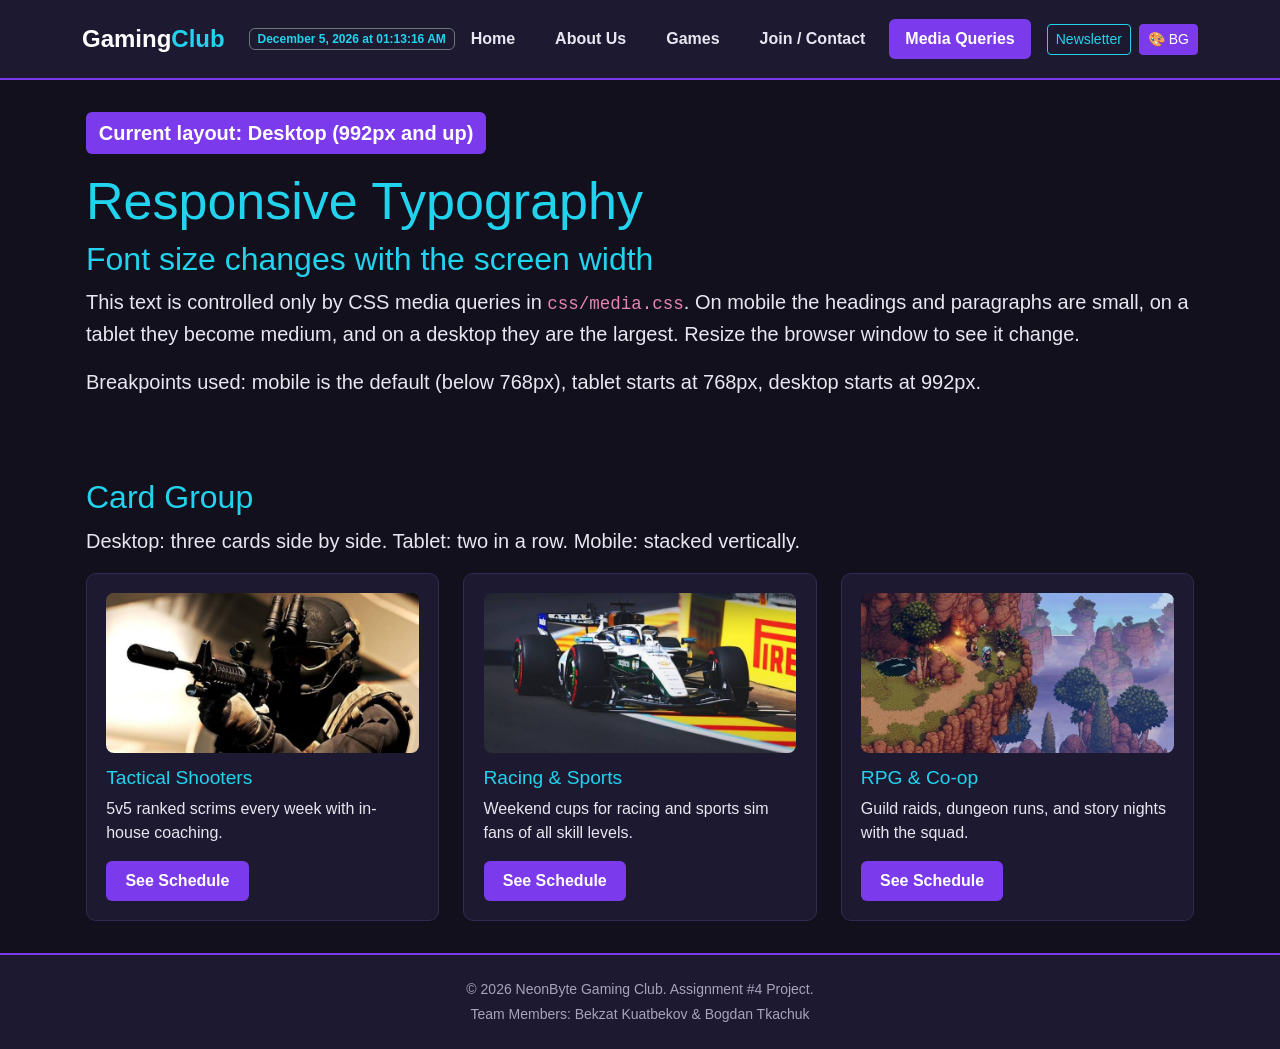
<file: assignment3/media-queries.html>
<!DOCTYPE html>
<html lang="en" data-bs-theme="dark">
<head>
  <!-- Assignment #4: Introduction to JavaScript | Team: NeonByte | Group: SE-2511 | Page by: Bogdan Tkachuk -->
  <meta charset="UTF-8">
  <meta name="viewport" content="width=device-width, initial-scale=1.0">
  <title>NeonByte Gaming - Media Queries</title>
  <link rel="stylesheet" href="https://cdn.jsdelivr.net/npm/bootstrap@5.3.3/dist/css/bootstrap.min.css">
  <link rel="stylesheet" href="css/style.css">
  <link rel="stylesheet" href="css/media.css">
</head>
<body class="d-flex flex-column min-vh-100">

<a class="visually-hidden-focusable btn btn-primary position-absolute top-0 start-0 m-2" href="#main">Skip to main content</a>

<!-- Task 5: Live Date & Time + Task 3/4 buttons in Navbar -->
<nav class="navbar navbar-expand-lg bg-dark border-bottom border-2 border-primary sticky-top py-3" aria-label="Main navigation">
  <div class="container">
    <a class="navbar-brand fw-bold fs-4" href="index.html">Gaming<span class="text-info">Club</span></a>

    <!-- Task 5: Живые дата и время -->
    <span id="current-date-time" class="badge bg-tertiary border border-secondary text-info ms-2 d-none d-md-inline-block"></span>

    <button class="navbar-toggler" type="button" data-bs-toggle="collapse" data-bs-target="#mainNav"
            aria-controls="mainNav" aria-expanded="false" aria-label="Toggle navigation">
      <span class="navbar-toggler-icon"></span>
    </button>

    <div class="collapse navbar-collapse" id="mainNav">
      <ul class="navbar-nav ms-auto gap-lg-2 mt-3 mt-lg-0 fw-semibold align-items-center">
        <li class="nav-item"><a class="nav-link rounded px-3" href="index.html">Home</a></li>
        <li class="nav-item"><a class="nav-link rounded px-3" href="about.html">About Us</a></li>
        <li class="nav-item"><a class="nav-link rounded px-3" href="games.html">Games</a></li>
        <li class="nav-item"><a class="nav-link rounded px-3" href="contact.html">Join / Contact</a></li>
        <li class="nav-item"><a class="nav-link active rounded px-3" aria-current="page" href="media-queries.html">Media Queries</a></li>

        <!-- Task 3: Кнопка открытия Попапа -->
        <li class="nav-item ms-lg-2">
          <button id="open-popup-btn" class="btn btn-outline-info btn-sm">Newsletter</button>
        </li>

        <!-- Task 4: Кнопка смены цвета фона -->
        <li class="nav-item">
          <button id="change-bg-btn" class="btn btn-primary btn-sm" title="Change Background Color">🎨 BG</button>
        </li>
      </ul>
    </div>
  </div>
</nav>

<main id="main" class="flex-grow-1">

  <!-- Part 1, Task 1: Responsive typography -->
  <section class="mq-section mq-typography" aria-labelledby="mq-type-title">
    <p class="mq-badge">Current layout: </p>
    <h1 id="mq-type-title">Responsive Typography</h1>
    <h2>Font size changes with the screen width</h2>
    <p>This text is controlled only by CSS media queries in <code>css/media.css</code>.
      On mobile the headings and paragraphs are small, on a tablet they become medium,
      and on a desktop they are the largest. Resize the browser window to see it change.</p>
    <p>Breakpoints used: mobile is the default (below 768px), tablet starts at 768px,
      desktop starts at 992px.</p>
  </section>

  <!-- Part 1, Task 2: Card group -->
  <section class="mq-section" aria-labelledby="mq-cards-title">
    <h2 id="mq-cards-title" class="mq-title">Card Group</h2>
    <p class="mq-text">Desktop: three cards side by side. Tablet: two in a row. Mobile: stacked vertically.</p>

    <div class="mq-cards">
      <article class="mq-card">
        <img src="images/im3.jpg" alt="Tactical shooter game scene on a monitor" class="mq-card-img">
        <h3>Tactical Shooters</h3>
        <p>5v5 ranked scrims every week with in-house coaching.</p>
        <a href="games.html" class="mq-card-link">See Schedule</a>
      </article>
      <article class="mq-card">
        <img src="images/im4.jpg" alt="Racing game controller and steering wheel setup" class="mq-card-img">
        <h3>Racing &amp; Sports</h3>
        <p>Weekend cups for racing and sports sim fans of all skill levels.</p>
        <a href="games.html" class="mq-card-link">See Schedule</a>
      </article>
      <article class="mq-card">
        <img src="images/im5.jpg" alt="Fantasy role playing game character on screen" class="mq-card-img">
        <h3>RPG &amp; Co-op</h3>
        <p>Guild raids, dungeon runs, and story nights with the squad.</p>
        <a href="games.html" class="mq-card-link">See Schedule</a>
      </article>
    </div>
  </section>

</main>

<footer class="bg-dark border-top border-2 border-primary text-center py-4 px-3 mt-auto">
  <div class="container">
    <p class="small text-body-secondary mb-1">&copy; 2026 NeonByte Gaming Club. Assignment #4 Project.</p>
    <p class="small text-body-secondary mb-0">Team Members: Bekzat Kuatbekov &amp; Bogdan Tkachuk</p>
  </div>
</footer>

<!-- Task 3: Всплывающее модальное окно -->
<div id="popup-modal" class="popup-overlay" aria-hidden="true">
  <div class="popup-content">
    <button id="close-popup-btn" class="popup-close-btn" aria-label="Close">&times;</button>
    <h3 class="h4 text-info mb-3">Join Gaming Club Newsletter</h3>
    <p class="small text-body-secondary mb-3">Subscribe to get weekly tournament brackets and gaming news straight to your inbox.</p>
    <form onsubmit="event.preventDefault(); alert('Subscribed!'); document.getElementById('popup-modal').classList.remove('active');">
      <div class="mb-3">
        <input type="email" class="form-control" placeholder="Enter your email" required>
      </div>
      <button type="submit" class="btn btn-primary w-100">Subscribe Now</button>
    </form>
  </div>
</div>

<script src="https://cdn.jsdelivr.net/npm/bootstrap@5.3.3/dist/js/bootstrap.bundle.min.js"></script>
<script src="js/main.js"></script>
</body>
</html>
</file>
<file: assignment3/css/style.css>
/* =========================================================
   NeonByte Gaming - Assignment #3 (Bootstrap 5 version)
   This file ONLY re-colours Bootstrap to keep our neon palette.
   All layout comes from the Bootstrap grid, and ALL margins /
   paddings come from Bootstrap spacing utilities (m-*, p-*).

   Palette (same as Assignment 1-2):
   - Background (deep space):  #12101c
   - Panel background:         #1c1930
   - Border:                   #322a52
   - Primary accent (neon):    #7c3aed
   - Secondary accent (cyan):  #22d3ee
   - Text (light):             #e8e6f0
   ========================================================= */

/* ---------- Bootstrap CSS variables -> our palette ---------- */
:root[data-bs-theme="dark"] {
    --bs-body-font-family: 'Segoe UI', Tahoma, Verdana, sans-serif;
    --bs-body-bg: #12101c;
    --bs-body-bg-rgb: 18, 16, 28;
    --bs-body-color: #e8e6f0;
    --bs-body-color-rgb: 232, 230, 240;
    --bs-secondary-color: #a8a3bd;           /* muted text, 6.9:1 on panel */
    --bs-heading-color: #22d3ee;              /* cyan headings like before */
    --bs-border-color: #322a52;
    --bs-tertiary-bg: #1c1930;                /* .bg-body-tertiary = panel */
    --bs-tertiary-bg-rgb: 28, 25, 48;
    --bs-dark-rgb: 28, 25, 48;                /* .bg-dark = panel colour */
    --bs-primary: #7c3aed;
    --bs-primary-rgb: 124, 58, 237;           /* .border-primary = neon purple */
    --bs-info: #22d3ee;
    --bs-info-rgb: 34, 211, 238;              /* .text-info / .border-info = cyan */
    --bs-link-color: #22d3ee;
    --bs-link-color-rgb: 34, 211, 238;
    --bs-link-hover-color: #a78bfa;           /* lighter purple = readable on dark */
    --bs-link-hover-color-rgb: 167, 139, 250;
}

/* ---------- Navbar link states ---------- */
.navbar .nav-link {
    color: #e8e6f0;
    transition: background-color 0.2s ease, color 0.2s ease;
}

.navbar .nav-link:hover,
.navbar .nav-link:focus-visible,
.navbar .nav-link.active {
    background-color: #7c3aed;
    color: #ffffff;
}

/* ---------- Buttons: Bootstrap button variables re-coloured ---------- */
.btn-primary {
    --bs-btn-color: #ffffff;
    --bs-btn-bg: #7c3aed;
    --bs-btn-border-color: #7c3aed;
    --bs-btn-hover-color: #ffffff;
    --bs-btn-hover-bg: #6d28d9;
    --bs-btn-hover-border-color: #6d28d9;
    --bs-btn-active-color: #ffffff;
    --bs-btn-active-bg: #5b21b6;
    --bs-btn-active-border-color: #5b21b6;
    --bs-btn-focus-shadow-rgb: 124, 58, 237;
}

.btn-outline-primary {
    --bs-btn-color: #c4b5fd;
    --bs-btn-border-color: #7c3aed;
    --bs-btn-hover-color: #ffffff;
    --bs-btn-hover-bg: #7c3aed;
    --bs-btn-hover-border-color: #7c3aed;
    --bs-btn-active-color: #ffffff;
    --bs-btn-active-bg: #6d28d9;
    --bs-btn-active-border-color: #6d28d9;
    --bs-btn-focus-shadow-rgb: 124, 58, 237;
}

.btn-outline-info {
    --bs-btn-color: #22d3ee;
    --bs-btn-border-color: #22d3ee;
    --bs-btn-hover-color: #12101c;
    --bs-btn-hover-bg: #22d3ee;
    --bs-btn-hover-border-color: #22d3ee;
    --bs-btn-active-color: #12101c;
    --bs-btn-active-bg: #22d3ee;
    --bs-btn-active-border-color: #22d3ee;
}

/* ---------- Cards ---------- */
.card {
    --bs-card-bg: #1c1930;
    --bs-card-border-color: #322a52;
}

.nb-card {
    transition: transform 0.2s ease, box-shadow 0.2s ease, border-color 0.2s ease;
}

.nb-card:hover {
    transform: translateY(-6px);
    box-shadow: 0 10px 24px rgba(124, 58, 237, 0.35);
    border-color: #7c3aed;
}

.nb-card-img {
    height: 180px;
    object-fit: cover;
}

/* Circular profile image (border-radius: 50% via .rounded-circle) */
.nb-profile-img {
    width: 140px;
    height: 140px;
    object-fit: cover;
}

.nb-banner {
    height: 220px;
    object-fit: cover;
}

.nb-highlight {
    --bs-card-bg: rgba(124, 58, 237, 0.12);
}

/* Sidebar list with cyan accent (like Assignment 2) */
.nb-list-item {
    background-color: #12101c;
    border-left: 3px solid #22d3ee;
}

/* ---------- Table ---------- */
.nb-table {
    --bs-table-bg: #1c1930;
    --bs-table-color: #e8e6f0;
    --bs-table-border-color: #322a52;
    --bs-table-striped-bg: #241f3d;
    --bs-table-striped-color: #e8e6f0;
    --bs-table-hover-bg: #2e2650;
    --bs-table-hover-color: #ffffff;
}

.nb-table thead th {
    --bs-table-bg: #7c3aed;
    --bs-table-color: #ffffff;
}

/* ---------- Forms ---------- */
.form-control:focus,
.form-select:focus,
.form-check-input:focus {
    border-color: #22d3ee;
    box-shadow: 0 0 0 0.25rem rgba(34, 211, 238, 0.25);
}

.form-check-input:checked {
    background-color: #7c3aed;
    border-color: #7c3aed;
}

/* ---------- Carousel ---------- */
.carousel-item img {
    aspect-ratio: 640 / 420;
    object-fit: cover;
}

/* Bootstrap's dark mode turns carousel arrows/indicators black;
   keep them white so they stay visible on our images */
:root[data-bs-theme="dark"] .carousel .carousel-control-prev-icon,
:root[data-bs-theme="dark"] .carousel .carousel-control-next-icon {
    filter: none;
}

:root[data-bs-theme="dark"] .carousel .carousel-indicators [data-bs-target] {
    background-color: #ffffff;
}

/* ---------- JS Features Custom CSS ---------- */

/* Task 2: Custom Accordion */
.custom-accordion-item {
    border: 1px solid #322a52;
    border-radius: 8px;
    background-color: #1c1930;
    overflow: hidden;
    margin-bottom: 1rem;
}

.custom-accordion-header {
    width: 100%;
    padding: 1.2rem;
    background: none;
    border: none;
    color: #22d3ee;
    font-weight: 600;
    font-size: 1.1rem;
    text-align: left;
    display: flex;
    justify-content: space-between;
    align-items: center;
    cursor: pointer;
    transition: background-color 0.3s ease;
}

.custom-accordion-header:hover {
    background-color: rgba(124, 58, 237, 0.15);
}

.custom-accordion-header::after {
    content: '+';
    font-size: 1.5rem;
    color: #7c3aed;
    transition: transform 0.3s ease;
}

.custom-accordion-item.active .custom-accordion-header::after {
    content: '−';
    transform: rotate(180deg);
}

.custom-accordion-body {
    max-height: 0;
    overflow: hidden;
    transition: max-height 0.4s ease-out;
    padding: 0 1.2rem;
    color: #e8e6f0;
}

.custom-accordion-item.active .custom-accordion-body {
    padding: 0 1.2rem 1.2rem 1.2rem;
}

/* Task 3: Popup Modal */
.popup-overlay {
    position: fixed;
    top: 0;
    left: 0;
    width: 100%;
    height: 100%;
    background: rgba(18, 16, 28, 0.85);
    backdrop-filter: blur(5px);
    display: flex;
    align-items: center;
    justify-content: center;
    opacity: 0;
    visibility: hidden;
    transition: opacity 0.3s ease, visibility 0.3s ease;
    z-index: 2000;
}

.popup-overlay.active {
    opacity: 1;
    visibility: visible;
}

.popup-content {
    background-color: #1c1930;
    border: 2px solid #7c3aed;
    border-radius: 12px;
    padding: 2rem;
    width: 90%;
    max-width: 480px;
    position: relative;
    box-shadow: 0 10px 30px rgba(124, 58, 237, 0.4);
    transform: translateY(-20px);
    transition: transform 0.3s ease;
}

.popup-overlay.active .popup-content {
    transform: translateY(0);
}

.popup-close-btn {
    position: absolute;
    top: 15px;
    right: 15px;
    background: none;
    border: none;
    color: #22d3ee;
    font-size: 1.8rem;
    cursor: pointer;
    line-height: 1;
}

/* Task 1: Validation Styles */
.error-text {
    color: #ef4444;
    font-size: 0.85rem;
    margin-top: 0.25rem;
    min-height: 1.2rem;
}

.is-invalid {
    border-color: #ef4444 !important;
}

.is-valid {
    border-color: #10b981 !important;
}
</file>
<file: assignment3/css/media.css>
/* =========================================================
   Assignment #3 - Part 1: CSS Media Queries (NO Bootstrap)
   Mobile-first: base styles = mobile,
   @media (min-width: 768px)  = tablet,
   @media (min-width: 992px)  = desktop.
   ========================================================= */

/* Shared section box for this page */
.mq-section {
    max-width: 1140px;
    margin: 0 auto;
    padding: 2rem 1rem;
}

.mq-title {
    color: #22d3ee;
}

/* Shows which breakpoint is active right now */
.mq-badge {
    display: inline-block;
    background-color: #7c3aed;
    color: #ffffff;
    font-weight: 700;
    padding: 0.3rem 0.8rem;
    border-radius: 6px;
}

.mq-badge::after {
    content: "Mobile (< 768px)";
}

/* ---------- Task 1: Responsive Typography ---------- */
/* Mobile (default): small fonts */
.mq-typography h1 { font-size: 1.75rem; }
.mq-typography h2 { font-size: 1.25rem; }
.mq-typography p,
.mq-text        { font-size: 0.95rem; line-height: 1.6; }

/* Tablet: medium fonts */
@media (min-width: 768px) {
    .mq-typography h1 { font-size: 2.5rem; }
    .mq-typography h2 { font-size: 1.6rem; }
    .mq-typography p,
    .mq-text        { font-size: 1.1rem; }
    .mq-badge::after { content: "Tablet (768px - 991px)"; }
}

/* Desktop: large fonts */
@media (min-width: 992px) {
    .mq-typography h1 { font-size: 3.25rem; }
    .mq-typography h2 { font-size: 2rem; }
    .mq-typography p,
    .mq-text        { font-size: 1.25rem; }
    .mq-badge::after { content: "Desktop (992px and up)"; }
}

/* ---------- Task 2: Card group ---------- */
.mq-cards {
    display: flex;
    flex-wrap: wrap;
    gap: 1.5rem;
}

/* Mobile (default): cards stacked vertically, full width */
.mq-card {
    flex: 0 0 100%;
    display: flex;
    flex-direction: column;
    background-color: #1c1930;
    border: 1px solid #322a52;
    border-radius: 10px;
    padding: 1.2rem;
    transition: transform 0.2s ease, box-shadow 0.2s ease, border-color 0.2s ease;
}

.mq-card:hover {
    transform: translateY(-6px);
    box-shadow: 0 10px 24px rgba(124, 58, 237, 0.35);
    border-color: #7c3aed;
}

.mq-card-img {
    width: 100%;
    height: 160px;
    object-fit: cover;
    border-radius: 8px;
    margin-bottom: 0.8rem;
}

.mq-card h3 {
    font-size: 1.2rem;
}

.mq-card-link {
    margin-top: auto;
    align-self: flex-start;
    background-color: #7c3aed;
    color: #ffffff;
    font-weight: 700;
    text-decoration: none;
    padding: 0.5rem 1.2rem;
    border-radius: 6px;
}

.mq-card-link:hover {
    background-color: #22d3ee;
    color: #12101c;
}

/* Tablet: two cards in a row */
@media (min-width: 768px) {
    .mq-card {
        flex: 0 0 calc((100% - 1.5rem) / 2);
    }
}

/* Desktop: all three cards side by side */
@media (min-width: 992px) {
    .mq-card {
        flex: 0 0 calc((100% - 3rem) / 3);
    }
}
</file>
